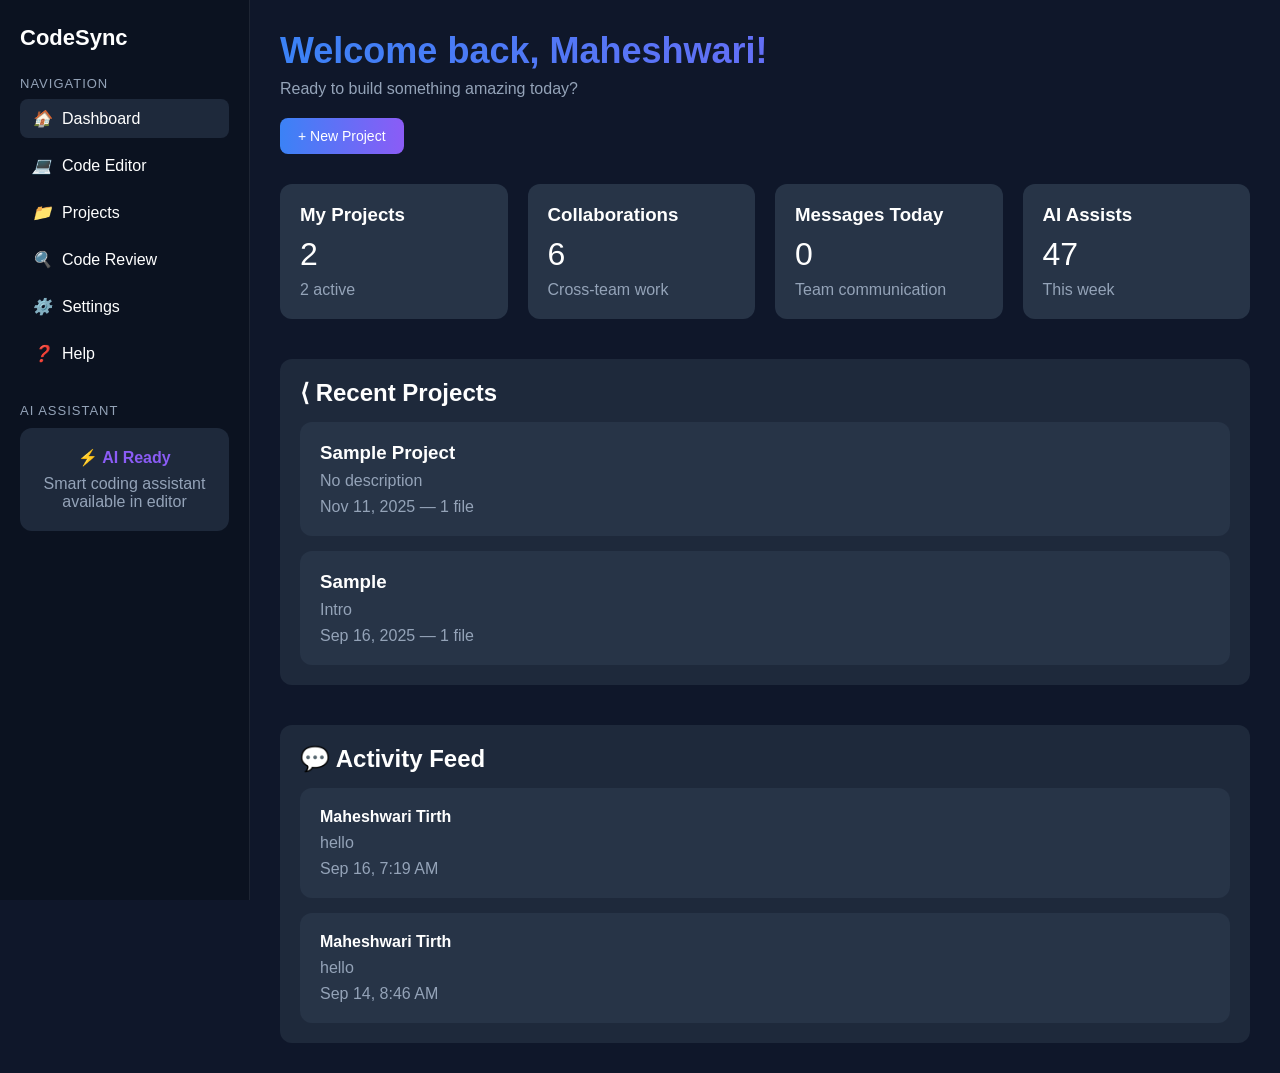
<file: index.html>
<!DOCTYPE html>
<html lang="en">
<head>
    <meta charset="UTF-8" />
    <meta name="viewport" content="width=device-width, initial-scale=1.0">
    <title>CodeSync | Dashboard</title>
    <link rel="stylesheet" href="css/style.css">
</head>

<body>

    <!-- ========== SIDEBAR ========== -->
    <div class="sidebar">
        <h2>CodeSync</h2>
        <p class="nav-section">NAVIGATION</p>

        <a href="index.html" class="nav-link active"><i>🏠</i> Dashboard</a>
        <a href="editor.html" class="nav-link"><i>💻</i> Code Editor</a>
        <a href="projects.html" class="nav-link"><i>📁</i> Projects</a>
        <a href="review.html" class="nav-link"><i>🔍</i> Code Review</a>
        <a href="settings.html" class="nav-link"><i>⚙️</i> Settings</a>
        <a href="help.html" class="nav-link"><i>❓</i> Help</a>

        <p class="nav-section" style="margin-top:30px;">AI ASSISTANT</p>
        <div class="card" style="text-align:center; margin-top:10px;">
            <p style="color:#8b5cf6; font-weight:600;">⚡ AI Ready</p>
            <p class="page-subtitle">Smart coding assistant available in editor</p>
        </div>
    </div>


    <!-- ========== MAIN DASHBOARD ========== -->
    <div class="main">

        <h1 class="page-title">Welcome back, Maheshwari!</h1>
        <p class="page-subtitle">Ready to build something amazing today?</p>

        <!-- New Project Button -->
        <button class="btn btn-primary" style="margin-top:20px;"
                onclick="window.location.href='editor.html'">
            + New Project
        </button>

        <!-- Stats Cards -->
        <div class="stats-grid" style="margin-top:30px;">
            <div class="stats-card">
                <h3>My Projects</h3>
                <p style="font-size:32px; margin-top:10px;">2</p>
                <p class="page-subtitle">2 active</p>
            </div>

            <div class="stats-card">
                <h3>Collaborations</h3>
                <p style="font-size:32px; margin-top:10px;">6</p>
                <p class="page-subtitle">Cross-team work</p>
            </div>

            <div class="stats-card">
                <h3>Messages Today</h3>
                <p style="font-size:32px; margin-top:10px;">0</p>
                <p class="page-subtitle">Team communication</p>
            </div>

            <div class="stats-card">
                <h3>AI Assists</h3>
                <p style="font-size:32px; margin-top:10px;">47</p>
                <p class="page-subtitle">This week</p>
            </div>
        </div>

        <!-- Recent Projects -->
        <div class="card" style="margin-top:40px;">
            <h2 style="margin-bottom:15px;">⟨ Recent Projects</h2>

            <!-- Sample Project Row -->
            <div class="stats-card" style="margin-bottom:15px;">
                <h3>Sample Project</h3>
                <p class="page-subtitle">No description</p>
                <p class="page-subtitle">Nov 11, 2025 — 1 file</p>
            </div>

            <div class="stats-card">
                <h3>Sample</h3>
                <p class="page-subtitle">Intro</p>
                <p class="page-subtitle">Sep 16, 2025 — 1 file</p>
            </div>
        </div>

        <!-- Activity Feed -->
        <div class="card" style="margin-top:40px;">
            <h2 style="margin-bottom:15px;">💬 Activity Feed</h2>

            <div class="stats-card" style="margin-bottom:15px;">
                <strong>Maheshwari Tirth</strong>
                <p class="page-subtitle">hello</p>
                <p class="page-subtitle">Sep 16, 7:19 AM</p>
            </div>

            <div class="stats-card">
                <strong>Maheshwari Tirth</strong>
                <p class="page-subtitle">hello</p>
                <p class="page-subtitle">Sep 14, 8:46 AM</p>
            </div>
        </div>

    </div>

</body>
</html>
</file>
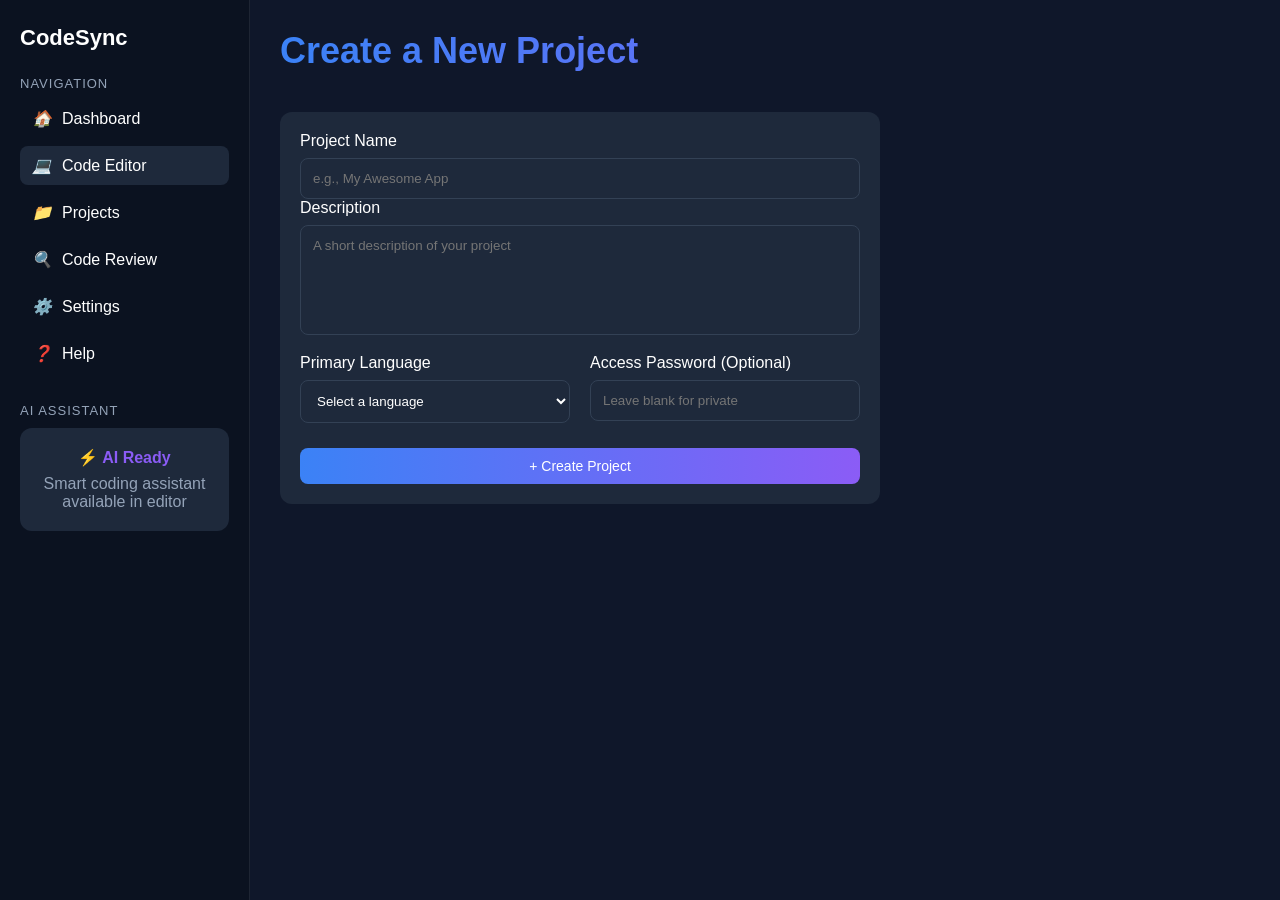
<file: editor.html>
<!DOCTYPE html>
<html lang="en">
<head>
    <meta charset="UTF-8">
    <meta name="viewport" content="width=device-width, initial-scale=1.0">
    <title>CodeSync | Create Project</title>
    <link rel="stylesheet" href="css/style.css">
</head>

<body>

    <!-- ========== SIDEBAR ========== -->
    <div class="sidebar">
        <h2>CodeSync</h2>
        <p class="nav-section">NAVIGATION</p>

        <a href="index.html" class="nav-link"><i>🏠</i> Dashboard</a>
        <a href="editor.html" class="nav-link active"><i>💻</i> Code Editor</a>
        <a href="projects.html" class="nav-link"><i>📁</i> Projects</a>
        <a href="review.html" class="nav-link"><i>🔍</i> Code Review</a>
        <a href="settings.html" class="nav-link"><i>⚙️</i> Settings</a>
        <a href="help.html" class="nav-link"><i>❓</i> Help</a>

        <p class="nav-section" style="margin-top:30px;">AI ASSISTANT</p>
        <div class="card" style="text-align:center; margin-top:10px;">
            <p style="color:#8b5cf6; font-weight:600;">⚡ AI Ready</p>
            <p class="page-subtitle">Smart coding assistant available in editor</p>
        </div>
    </div>

    <!-- ========== MAIN CONTENT ========== -->
    <div class="main">

        <!-- Page Header -->
        <h1 class="page-title">Create a New Project</h1>

        <!-- Form Container -->
        <div class="card" style="width:600px; margin-top:40px;">

            <!-- Project Name -->
            <label>Project Name</label>
            <input type="text" class="input-field" placeholder="e.g., My Awesome App" id="projectName">

            <!-- Description -->
            <label style="margin-top:15px;">Description</label>
            <textarea class="input-area" placeholder="A short description of your project" id="projectDesc"></textarea>

            <!-- Two-column row -->
            <div style="display:flex; gap:20px; margin-top:15px;">

                <!-- Primary Language -->
                <div style="flex:1;">
                    <label>Primary Language</label>
                    <select class="input-field" id="language">
                        <option>Select a language</option>
                        <option>JavaScript</option>
                        <option>Python</option>
                        <option>Java</option>
                        <option>C++</option>
                        <option>HTML</option>
                        <option>CSS</option>
                        <option>React</option>
                    </select>
                </div>

                <!-- Access Password -->
                <div style="flex:1;">
                    <label>Access Password (Optional)</label>
                    <input type="password" class="input-field" placeholder="Leave blank for private" id="password">
                </div>
            </div>

            <!-- Create Button -->
            <button class="btn btn-primary" style="width:100%; margin-top:25px;" onclick="createProject()">
                + Create Project
            </button>
        </div>

    </div>



    <!-- ========== INLINE STYLES FOR INPUTS ========== -->
    <style>
        .input-field {
            width: 100%;
            margin-top: 8px;
            padding: 12px;
            border-radius: 8px;
            border: 1px solid #334155;
            background: #1e293b;
            color: white;
        }

        .input-area {
            width: 100%;
            height: 110px;
            margin-top: 8px;
            padding: 12px;
            border-radius: 8px;
            border: 1px solid #334155;
            background: #1e293b;
            color: white;
            resize: none;
        }

        .input-field:focus,
        .input-area:focus {
            outline: none;
            border-color: #3b82f6;
        }
    </style>


    <!-- ========== BASIC JS FOR DEMO FUNCTIONALITY ========== -->
    <script>
        function createProject() {
            const name = document.getElementById("projectName").value;

            if (!name.trim()) {
                alert("Project name is required.");
                return;
            }

            alert("Project Created Successfully! (Demo Only)");
            window.location.href = "projects.html";
        }
    </script>

</body>
</html>
</file>
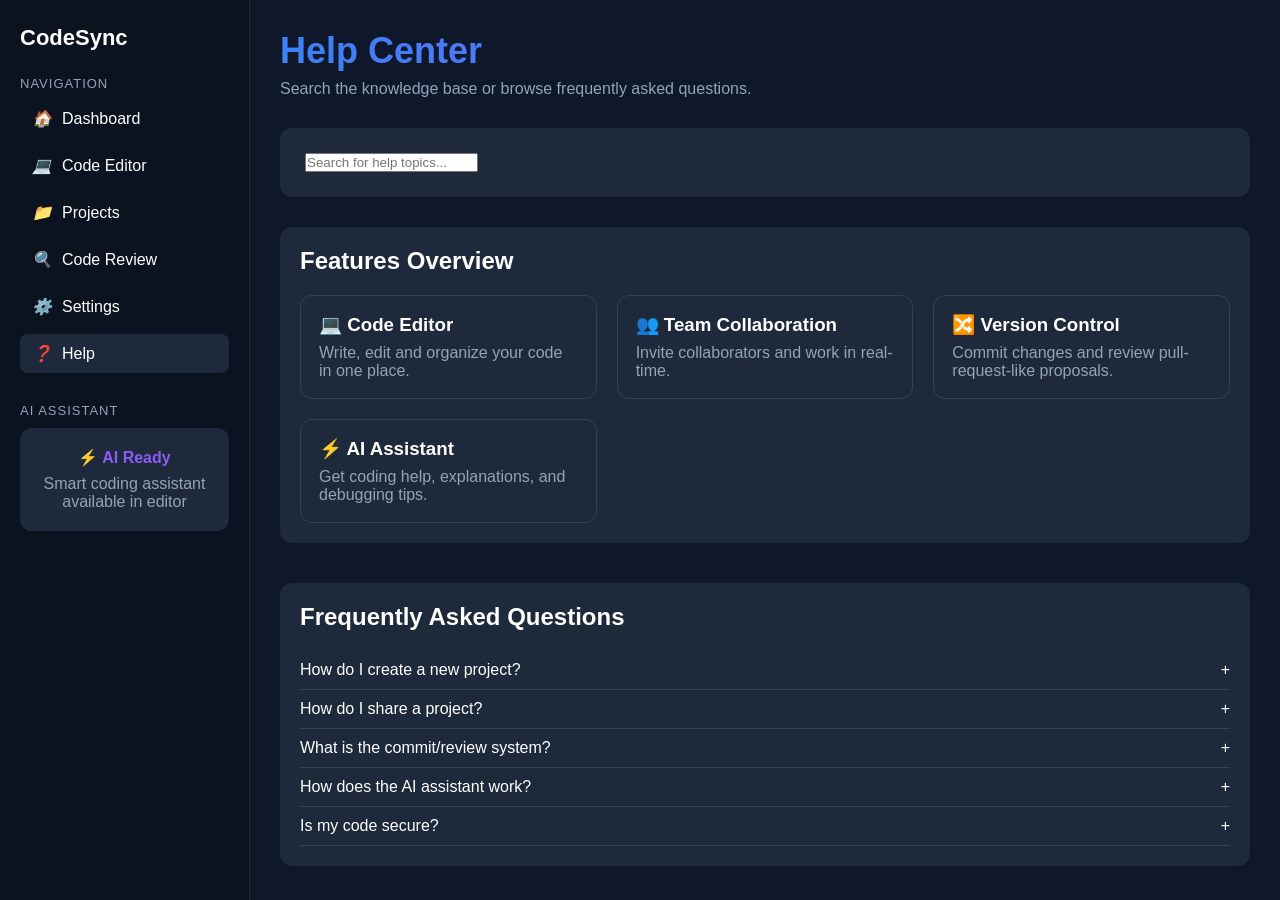
<file: help.html>
<!DOCTYPE html>
<html lang="en">
<head>
    <meta charset="UTF-8" />
    <meta name="viewport" content="width=device-width, initial-scale=1.0">
    <title>CodeSync | Help Center</title>

    <link rel="stylesheet" href="css/style.css">
</head>

<body>

    <!-- ========== SIDEBAR ========== -->
    <div class="sidebar">
        <h2>CodeSync</h2>

        <p class="nav-section">NAVIGATION</p>

        <a href="index.html" class="nav-link"><i>🏠</i> Dashboard</a>
        <a href="editor.html" class="nav-link"><i>💻</i> Code Editor</a>
        <a href="projects.html" class="nav-link"><i>📁</i> Projects</a>
        <a href="review.html" class="nav-link"><i>🔍</i> Code Review</a>
        <a href="settings.html" class="nav-link"><i>⚙️</i> Settings</a>
        <a href="help.html" class="nav-link active"><i>❓</i> Help</a>

        <p class="nav-section" style="margin-top:30px;">AI ASSISTANT</p>
        <div class="card" style="text-align:center; margin-top:10px;">
            <p style="color:#8b5cf6; font-weight:600;">⚡ AI Ready</p>
            <p class="page-subtitle">Smart coding assistant available in editor</p>
        </div>
    </div>


    <!-- ========== MAIN HELP PAGE ========== -->
    <div class="main">

        <h1 class="page-title">Help Center</h1>
        <p class="page-subtitle">Search the knowledge base or browse frequently asked questions.</p>

        <!-- Search Bar -->
        <div class="card" style="margin-top:30px; padding:25px;">
            <input 
                type="text"
                id="searchHelp"
                class="input-field"
                placeholder="Search for help topics..."
                onkeyup="searchFAQ()"
            >
        </div>

        <!-- Help Categories -->
        <div class="card" style="margin-top:30px;">
            <h2 style="margin-bottom:20px;">Features Overview</h2>

            <div class="help-grid">

                <div class="help-box">
                    <h3>💻 Code Editor</h3>
                    <p class="page-subtitle">Write, edit and organize your code in one place.</p>
                </div>

                <div class="help-box">
                    <h3>👥 Team Collaboration</h3>
                    <p class="page-subtitle">Invite collaborators and work in real-time.</p>
                </div>

                <div class="help-box">
                    <h3>🔀 Version Control</h3>
                    <p class="page-subtitle">Commit changes and review pull-request-like proposals.</p>
                </div>

                <div class="help-box">
                    <h3>⚡ AI Assistant</h3>
                    <p class="page-subtitle">Get coding help, explanations, and debugging tips.</p>
                </div>

            </div>
        </div>

        <!-- FAQ SECTION -->
        <div class="card" style="margin-top:40px;">
            <h2 style="margin-bottom:20px;">Frequently Asked Questions</h2>

            <div id="faqContainer">

                <!-- FAQ ITEM -->
                <div class="faq-item">
                    <div class="faq-question" onclick="toggleFAQ(1)">
                        <span>How do I create a new project?</span>
                        <span id="icon1">+</span>
                    </div>
                    <div class="faq-answer" id="answer1">
                        Click on “New Project” from the dashboard or editor, choose the language, and enter the details.
                    </div>
                </div>

                <div class="faq-item">
                    <div class="faq-question" onclick="toggleFAQ(2)">
                        <span>How do I share a project?</span>
                        <span id="icon2">+</span>
                    </div>
                    <div class="faq-answer" id="answer2">
                        Go to the Projects page → click the share icon → share ID + password or invite via email.
                    </div>
                </div>

                <div class="faq-item">
                    <div class="faq-question" onclick="toggleFAQ(3)">
                        <span>What is the commit/review system?</span>
                        <span id="icon3">+</span>
                    </div>
                    <div class="faq-answer" id="answer3">
                        Owners commit directly. Collaborators propose changes. Owners approve/reject in Code Review page.
                    </div>
                </div>

                <div class="faq-item">
                    <div class="faq-question" onclick="toggleFAQ(4)">
                        <span>How does the AI assistant work?</span>
                        <span id="icon4">+</span>
                    </div>
                    <div class="faq-answer" id="answer4">
                        Click the AI icon in the editor panel, describe your issue, and receive suggestions or fixes.
                    </div>
                </div>

                <div class="faq-item">
                    <div class="faq-question" onclick="toggleFAQ(5)">
                        <span>Is my code secure?</span>
                        <span id="icon5">+</span>
                    </div>
                    <div class="faq-answer" id="answer5">
                        Yes — projects are private by default and all activities are logged for security.
                    </div>
                </div>

            </div>

        </div>

    </div>



    <!-- ========== INLINE JS FOR FAQs ========== -->
    <script>
        function toggleFAQ(id) {
            const ans = document.getElementById("answer" + id);
            const icon = document.getElementById("icon" + id);

            if (ans.style.display === "block") {
                ans.style.display = "none";
                icon.innerText = "+";
            } else {
                ans.style.display = "block";
                icon.innerText = "-";
            }
        }

        function searchFAQ() {
            const query = document.getElementById("searchHelp").value.toLowerCase();
            const items = document.querySelectorAll(".faq-item");

            items.forEach(item => {
                const text = item.innerText.toLowerCase();
                item.style.display = text.includes(query) ? "block" : "none";
            });
        }
    </script>



    <!-- ========== INLINE CSS FOR HELP PAGE ========== -->
    <style>
        .help-grid {
            display: grid;
            grid-template-columns: repeat(auto-fill, minmax(240px, 1fr));
            gap: 20px;
        }

        .help-box {
            background: #1e293b;
            border: 1px solid #334155;
            padding: 18px;
            border-radius: 12px;
        }

        .faq-item {
            border-bottom: 1px solid #334155;
            padding: 10px 0;
        }

        .faq-question {
            cursor: pointer;
            display: flex;
            justify-content: space-between;
            font-size: 16px;
        }

        .faq-answer {
            display: none;
            margin-top: 10px;
            color: #94a3b8;
            line-height: 1.4;
        }
    </style>

</body>
</html>
</file>
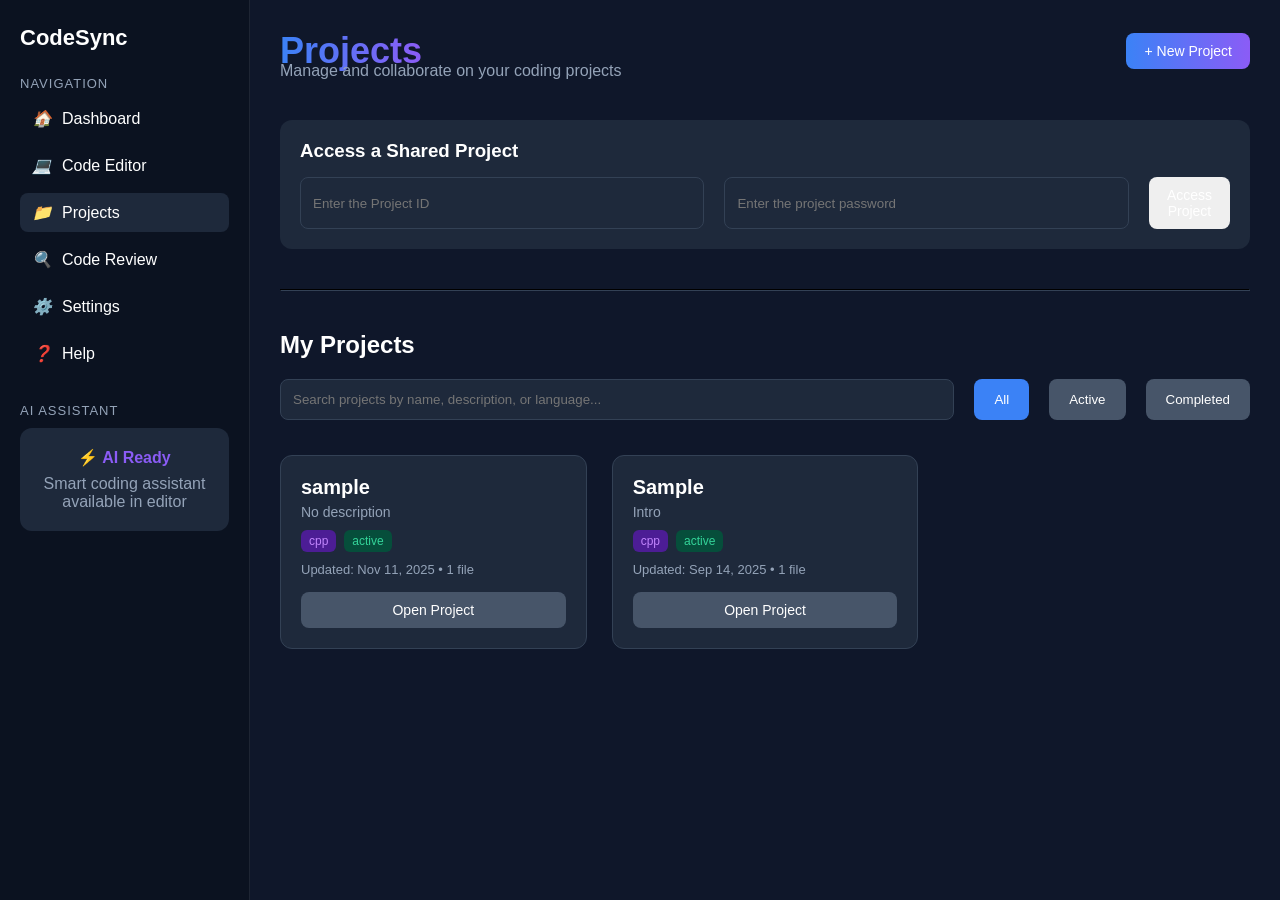
<file: projects.html>
<!DOCTYPE html>
<html lang="en">
<head>
    <meta charset="UTF-8">
    <meta name="viewport" content="width=device-width, initial-scale=1.0">
    <title>CodeSync | Projects</title>

    <link rel="stylesheet" href="css/style.css">
</head>

<body>

    <!-- ========== SIDEBAR ========== -->
    <div class="sidebar">
        <h2>CodeSync</h2>
        <p class="nav-section">NAVIGATION</p>

        <a href="index.html" class="nav-link"><i>🏠</i> Dashboard</a>
        <a href="editor.html" class="nav-link"><i>💻</i> Code Editor</a>
        <a href="projects.html" class="nav-link active"><i>📁</i> Projects</a>
        <a href="review.html" class="nav-link"><i>🔍</i> Code Review</a>
        <a href="settings.html" class="nav-link"><i>⚙️</i> Settings</a>
        <a href="help.html" class="nav-link"><i>❓</i> Help</a>

        <p class="nav-section" style="margin-top:30px;">AI ASSISTANT</p>
        <div class="card" style="text-align:center; margin-top:10px;">
            <p style="color:#8b5cf6; font-weight:600;">⚡ AI Ready</p>
            <p class="page-subtitle">Smart coding assistant available in editor</p>
        </div>
    </div>


    <!-- ========== MAIN AREA ========== -->
    <div class="main">

        <div style="display:flex; justify-content:space-between; align-items:center;">
            <h1 class="page-title">Projects</h1>
            <button class="btn btn-primary" onclick="window.location.href='editor.html'">+ New Project</button>
        </div>

        <p class="page-subtitle" style="margin-top:-10px;">
            Manage and collaborate on your coding projects
        </p>

        <!-- ========== ACCESS SHARED PROJECT ========== -->
        <div class="card" style="margin-top:40px;">
            <h3 class="section-title">Access a Shared Project</h3>

            <div style="display:flex; gap:20px; margin-top:15px;">
                <input type="text" id="sharedId" class="input-field" placeholder="Enter the Project ID">
                <input type="password" id="sharedPass" class="input-field" placeholder="Enter the project password">

                <button class="btn btn-success" onclick="accessShared()">Access Project</button>
            </div>
        </div>

        <hr style="border-color:#334155; margin:40px 0;">

        <!-- ========== MY PROJECTS TITLE ========== -->
        <h2 class="section-title">My Projects</h2>

        <!-- SEARCH + FILTERS -->
        <div style="display:flex; gap:20px; margin-top:20px;">
            <input 
                type="text" 
                id="projectSearch" 
                class="input-field"
                placeholder="Search projects by name, description, or language..."
                style="flex:1;"
                onkeyup="filterProjects()"
            >

            <button class="filter-btn active" onclick="setFilter('all')">All</button>
            <button class="filter-btn" onclick="setFilter('active')">Active</button>
            <button class="filter-btn" onclick="setFilter('completed')">Completed</button>
        </div>


        <!-- ========== PROJECTS GRID ========== -->
        <div id="projectGrid" class="project-grid">

            <!-- Project Card Template (You can add more later) -->

            <div class="project-card" data-status="active" data-name="sample cpp" data-lang="cpp">
                <h3 class="project-title">sample</h3>
                <p class="project-desc">No description</p>

                <div class="badge-row">
                    <span class="badge badge-lang bg-purple">cpp</span>
                    <span class="badge badge-status active">active</span>
                </div>

                <p class="project-info">Updated: Nov 11, 2025 • 1 file</p>

                <button class="btn btn-secondary" style="width:100%;">Open Project</button>
            </div>


            <div class="project-card" data-status="active" data-name="Sample cpp" data-lang="cpp">
                <h3 class="project-title">Sample</h3>
                <p class="project-desc">Intro</p>

                <div class="badge-row">
                    <span class="badge badge-lang bg-purple">cpp</span>
                    <span class="badge badge-status active">active</span>
                </div>

                <p class="project-info">Updated: Sep 14, 2025 • 1 file</p>

                <button class="btn btn-secondary" style="width:100%;">Open Project</button>
            </div>

            <!-- Add more blocks as needed -->

        </div>

    </div>




    <!-- ========== FILTER + SEARCH SCRIPT ========== -->
    <script>
        let projectFilter = "all";

        function setFilter(f) {
            projectFilter = f;

            // update button UI
            document.querySelectorAll(".filter-btn").forEach(btn => btn.classList.remove("active"));
            document.querySelector(`.filter-btn[onclick="setFilter('${f}')"]`).classList.add("active");

            filterProjects();
        }

        function filterProjects() {
            const search = document.getElementById("projectSearch").value.toLowerCase();
            const cards = document.querySelectorAll(".project-card");

            cards.forEach(card => {
                const name = card.dataset.name.toLowerCase();
                const lang = card.dataset.lang.toLowerCase();
                const status = card.dataset.status;

                const matchesSearch = name.includes(search) || lang.includes(search);
                const matchesFilter = projectFilter === "all" || status === projectFilter;

                card.style.display = matchesSearch && matchesFilter ? "block" : "none";
            });
        }

        function accessShared() {
            const id = document.getElementById("sharedId").value;
            if (!id.trim()) {
                alert("Enter a valid project ID.");
                return;
            }

            alert("Access requested (Demo only)");
        }
    </script>


    <!-- ========== INLINE STYLES (for form inputs and project cards) ========== -->
    <style>
        .input-field {
            width: 100%;
            padding: 12px;
            background: #1e293b;
            border: 1px solid #334155;
            border-radius: 8px;
            color: white;
        }
        .input-field:focus {
            border-color: #3b82f6;
            outline: none;
        }

        .project-grid {
            display: grid;
            grid-template-columns: repeat(auto-fill, minmax(260px, 1fr));
            gap: 25px;
            margin-top: 35px;
        }

        .project-card {
            background: #1e293b;
            border: 1px solid #334155;
            padding: 20px;
            border-radius: 12px;
            transition: 0.2s;
        }

        .project-card:hover {
            background: #243447;
            border-color: #3b82f6;
        }

        .project-title {
            font-size: 20px;
            font-weight: 600;
            margin-bottom: 5px;
        }

        .project-desc {
            font-size: 14px;
            color: #94a3b8;
        }

        .btn-secondary {
            background: #475569;
            color: white;
            padding: 10px;
            border-radius: 8px;
            border: none;
            cursor: pointer;
        }

        .filter-btn {
            padding: 10px 20px;
            background: #475569;
            border-radius: 8px;
            border: none;
            color: white;
            cursor: pointer;
        }

        .filter-btn.active {
            background: #3b82f6;
        }

        .badge {
            padding: 4px 8px;
            border-radius: 6px;
            font-size: 12px;
        }

        .badge-row {
            display: flex;
            gap: 8px;
            margin: 10px 0;
        }

        .badge-lang.bg-purple {
            background: #4c1d95;
            color: #c084fc;
        }

        .badge-status.active {
            background: #064e3b;
            color: #34d399;
        }

        .project-info {
            color: #94a3b8;
            font-size: 13px;
            margin-bottom: 15px;
        }
    </style>

</body>
</html>
</file>
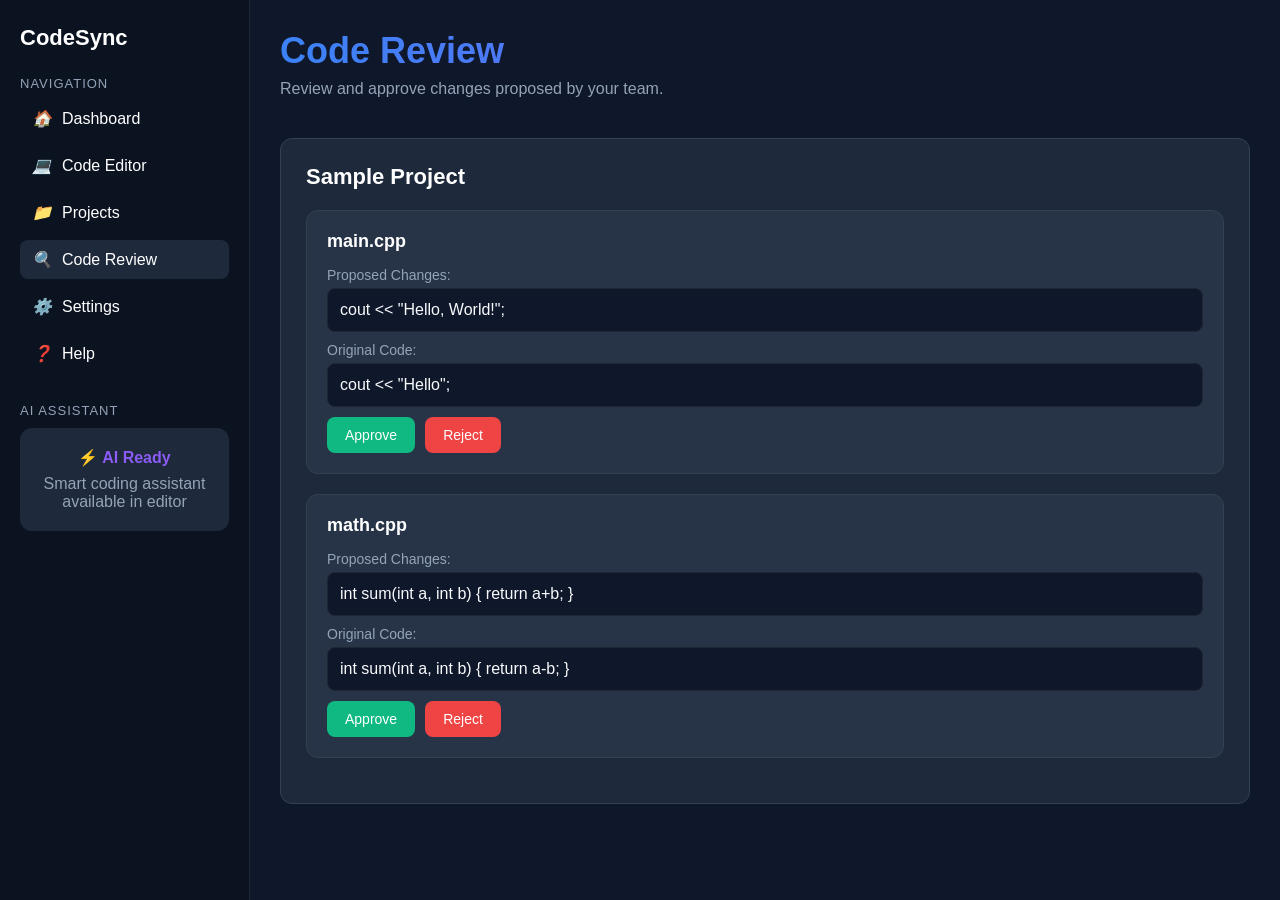
<file: review.html>
<!DOCTYPE html>
<html lang="en">
<head>
    <meta charset="UTF-8">
    <meta name="viewport" content="width=device-width, initial-scale=1.0">
    <title>CodeSync | Code Review</title>

    <link rel="stylesheet" href="css/style.css">
</head>

<body>

    <!-- ========== SIDEBAR ========== -->
    <div class="sidebar">
        <h2>CodeSync</h2>
        <p class="nav-section">NAVIGATION</p>

        <a href="index.html" class="nav-link"><i>🏠</i> Dashboard</a>
        <a href="editor.html" class="nav-link"><i>💻</i> Code Editor</a>
        <a href="projects.html" class="nav-link"><i>📁</i> Projects</a>
        <a href="review.html" class="nav-link active"><i>🔍</i> Code Review</a>
        <a href="settings.html" class="nav-link"><i>⚙️</i> Settings</a>
        <a href="help.html" class="nav-link"><i>❓</i> Help</a>

        <p class="nav-section" style="margin-top:30px;">AI ASSISTANT</p>
        <div class="card" style="text-align:center; margin-top:10px;">
            <p style="color:#8b5cf6; font-weight:600;">⚡ AI Ready</p>
            <p class="page-subtitle">Smart coding assistant available in editor</p>
        </div>
    </div>


    <!-- ========== MAIN AREA ========== -->
    <div class="main">

        <h1 class="page-title">Code Review</h1>
        <p class="page-subtitle">Review and approve changes proposed by your team.</p>

        <!-- If no commits -->
        <div id="emptyBox" class="card" style="margin-top:30px; display:none;">
            <div style="text-align:center; padding:30px;">
                <h3 style="margin-bottom:10px;">All Caught Up!</h3>
                <p class="page-subtitle">There are no pending code reviews.</p>
            </div>
        </div>

        <!-- Commits Container -->
        <div id="commitContainer" class="review-container">

            <!-- PROJECT GROUP -->
            <div class="review-project-card">
                <h2 class="review-project-title">Sample Project</h2>

                <!-- COMMIT PREVIEW -->
                <div class="commit-card">
                    <h3 class="commit-title">main.cpp</h3>

                    <p class="tag">Proposed Changes:</p>
                    <pre class="code-block">cout &lt;&lt; "Hello, World!";</pre>

                    <p class="tag">Original Code:</p>
                    <pre class="code-block">cout &lt;&lt; "Hello";</pre>

                    <div style="display:flex; gap:10px; margin-top:10px;">
                        <button class="btn btn-success" onclick="approve(this)">Approve</button>
                        <button class="btn btn-danger" onclick="reject(this)">Reject</button>
                    </div>
                </div>

                <!-- Another commit example -->
                <div class="commit-card">
                    <h3 class="commit-title">math.cpp</h3>

                    <p class="tag">Proposed Changes:</p>
                    <pre class="code-block">int sum(int a, int b) { return a+b; }</pre>

                    <p class="tag">Original Code:</p>
                    <pre class="code-block">int sum(int a, int b) { return a-b; }</pre>

                    <div style="display:flex; gap:10px; margin-top:10px;">
                        <button class="btn btn-success" onclick="approve(this)">Approve</button>
                        <button class="btn btn-danger" onclick="reject(this)">Reject</button>
                    </div>
                </div>

            </div>

        </div>

    </div>



    <!-- ========== JS HANDLERS ========== -->
    <script>
        function approve(btn) {
            btn.closest(".commit-card").remove();
            checkEmpty();
            alert("Commit approved (Demo only)");
        }

        function reject(btn) {
            btn.closest(".commit-card").remove();
            checkEmpty();
            alert("Commit rejected (Demo only)");
        }

        function checkEmpty() {
            const commits = document.querySelectorAll(".commit-card").length;
            if (commits === 0) {
                document.getElementById("commitContainer").style.display = "none";
                document.getElementById("emptyBox").style.display = "block";
            }
        }
    </script>




    <!-- INLINE STYLES FOR REVIEW PAGE -->
    <style>
        .review-container {
            margin-top: 40px;
        }

        .review-project-card {
            background: #1e293b;
            border: 1px solid #334155;
            padding: 25px;
            border-radius: 12px;
            margin-bottom: 30px;
        }

        .review-project-title {
            font-size: 22px;
            margin-bottom: 20px;
            font-weight: 700;
        }

        .commit-card {
            border: 1px solid #334155;
            padding: 20px;
            border-radius: 12px;
            margin-bottom: 20px;
            background: #273447;
        }

        .commit-title {
            font-size: 18px;
            font-weight: 600;
            margin-bottom: 15px;
        }

        .tag {
            color: #94a3b8;
            margin-top: 10px;
            margin-bottom: 5px;
            font-size: 14px;
        }

        .code-block {
            background: #0f172a;
            padding: 12px;
            border-radius: 8px;
            overflow-x: auto;
            border: 1px solid #1e2533;
            color: #f8fafc;
        }

        .btn-success {
            background: #10b981;
        }

        .btn-danger {
            background: #ef4444;
        }
    </style>

</body>
</html>
</file>
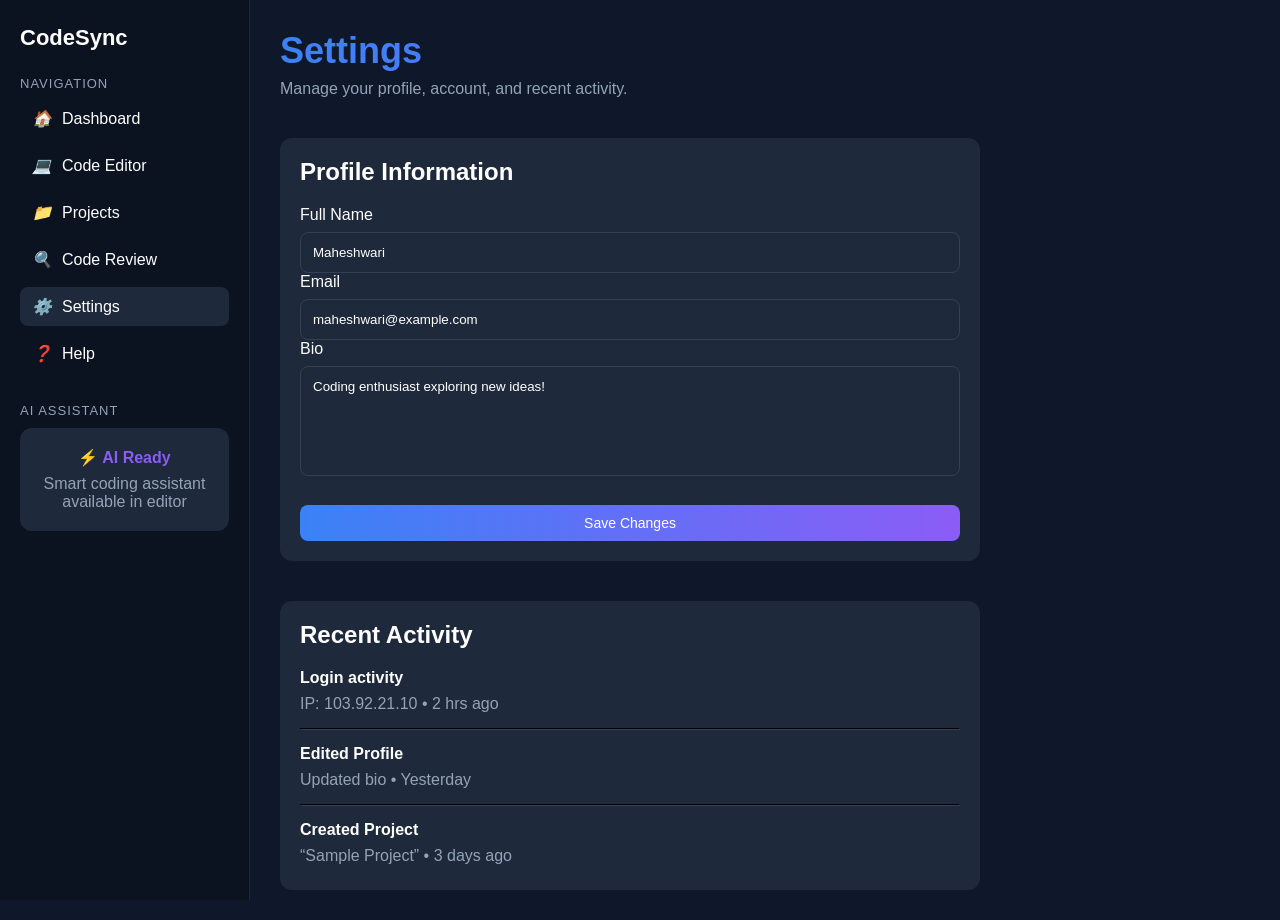
<file: settings.html>
<!DOCTYPE html>
<html lang="en">
<head>
    <meta charset="UTF-8" />
    <meta name="viewport" content="width=device-width, initial-scale=1.0">
    <title>CodeSync | Settings</title>

    <link rel="stylesheet" href="css/style.css">
</head>

<body>

    <!-- ========== SIDEBAR ========== -->
    <div class="sidebar">
        <h2>CodeSync</h2>

        <p class="nav-section">NAVIGATION</p>

        <a href="index.html" class="nav-link"><i>🏠</i> Dashboard</a>
        <a href="editor.html" class="nav-link"><i>💻</i> Code Editor</a>
        <a href="projects.html" class="nav-link"><i>📁</i> Projects</a>
        <a href="review.html" class="nav-link"><i>🔍</i> Code Review</a>
        <a href="settings.html" class="nav-link active"><i>⚙️</i> Settings</a>
        <a href="help.html" class="nav-link"><i>❓</i> Help</a>

        <p class="nav-section" style="margin-top:30px;">AI ASSISTANT</p>
        <div class="card" style="text-align:center; margin-top:10px;">
            <p style="color:#8b5cf6; font-weight:600;">⚡ AI Ready</p>
            <p class="page-subtitle">Smart coding assistant available in editor</p>
        </div>
    </div>


    <!-- ========== MAIN SETTINGS PAGE ========== -->
    <div class="main">

        <h1 class="page-title">Settings</h1>
        <p class="page-subtitle">Manage your profile, account, and recent activity.</p>

        <!-- SETTINGS CARD -->
        <div class="card" style="margin-top:40px; max-width:700px;">

            <h2 style="margin-bottom:20px;">Profile Information</h2>

            <!-- Full Name -->
            <label>Full Name</label>
            <input class="input-field" type="text" placeholder="Enter your name" id="fullName" value="Maheshwari">

            <!-- Email -->
            <label style="margin-top:15px;">Email</label>
            <input class="input-field" type="text" value="maheshwari@example.com" disabled>

            <!-- Bio -->
            <label style="margin-top:15px;">Bio</label>
            <textarea class="input-area" placeholder="Write something about yourself..." id="bio">Coding enthusiast exploring new ideas!</textarea>

            <!-- Save Button -->
            <button class="btn btn-primary" style="margin-top:25px; width:100%;" onclick="saveProfile()">
                Save Changes
            </button>
        </div>


        <!-- ACTIVITY LOG -->
        <div class="card" style="margin-top:40px; max-width:700px;">
            <h2 style="margin-bottom:20px;">Recent Activity</h2>

            <div class="activity-item">
                <p><strong>Login activity</strong></p>
                <p class="page-subtitle">IP: 103.92.21.10 • 2 hrs ago</p>
            </div>

            <hr style="border-color:#334155; margin:15px 0;">

            <div class="activity-item">
                <p><strong>Edited Profile</strong></p>
                <p class="page-subtitle">Updated bio • Yesterday</p>
            </div>

            <hr style="border-color:#334155; margin:15px 0;">

            <div class="activity-item">
                <p><strong>Created Project</strong></p>
                <p class="page-subtitle">“Sample Project” • 3 days ago</p>
            </div>

        </div>

    </div>



    <!-- ========== INLINE JS (DEMO-ONLY) ========== -->
    <script>
        function saveProfile() {
            alert("Profile updated successfully! (Demo Only)");
        }
    </script>


    <!-- INLINE CSS FOR SETTINGS -->
    <style>
        .input-field {
            width: 100%;
            padding: 12px;
            background: #1e293b;
            border: 1px solid #334155;
            border-radius: 8px;
            color: white;
            margin-top: 8px;
        }

        .input-area {
            width: 100%;
            height: 110px;
            margin-top: 8px;
            padding: 12px;
            border-radius: 8px;
            border: 1px solid #334155;
            background: #1e293b;
            color: white;
            resize: none;
        }

        .input-field:focus, .input-area:focus {
            outline: none;
            border-color: #3b82f6;
        }

        .activity-item p {
            margin-bottom: 5px;
        }
    </style>

</body>
</html>
</file>
<file: css/style.css>
/* --------------------
   GLOBAL COLOR PALETTE
-----------------------*/
:root {
    --bg-dark: #0f172a;
    --bg-darker: #0b1220;
    --bg-card: #1e293b;
    --bg-card-light: #273447;
    --text-white: #ffffff;
    --text-gray: #94a3b8;
    --accent-blue: #3b82f6;
    --accent-purple: #8b5cf6;
    --accent-green: #10b981;
    --accent-red: #ef4444;
    --accent-yellow: #facc15;
}

/* Reset */
* {
    margin: 0;
    padding: 0;
    box-sizing: border-box;
    font-family: "Inter", sans-serif;
}

body {
    background: var(--bg-dark);
    color: var(--text-white);
    display: flex;
}

/* --------------------
   SIDEBAR
-----------------------*/
.sidebar {
    width: 250px;
    height: 100vh;
    background: var(--bg-darker);
    padding: 25px 20px;
    display: flex;
    flex-direction: column;
    border-right: 1px solid #1e2533;
    position: fixed;
}

.sidebar h2 {
    font-size: 22px;
    margin-bottom: 5px;
    font-weight: 700;
}

.nav-section {
    margin-top: 20px;
    color: var(--text-gray);
    font-size: 13px;
    letter-spacing: 1px;
}

.nav-link {
    display: flex;
    align-items: center;
    padding: 10px 12px;
    margin-top: 8px;
    border-radius: 8px;
    text-decoration: none;
    color: var(--text-white);
    transition: 0.2s ease;
}

.nav-link:hover,
.nav-link.active {
    background: #1e293b;
}

.nav-link i {
    margin-right: 10px;
}

/* --------------------
   MAIN CONTENT WRAPPER
-----------------------*/
.main {
    margin-left: 250px;
    padding: 30px;
    width: calc(100% - 250px);
}

/* Page Title */
.page-title {
    font-size: 36px;
    font-weight: 700;
    background: linear-gradient(to right, var(--accent-blue), var(--accent-purple));
    -webkit-background-clip: text;
    color: transparent;
}

.page-subtitle {
    color: var(--text-gray);
    margin-top: 8px;
}

/* --------------------
   CARDS
-----------------------*/
.card {
    background: var(--bg-card);
    border-radius: 12px;
    padding: 20px;
    margin-top: 20px;
}

.stats-grid {
    display: grid;
    grid-template-columns: repeat(4, 1fr);
    gap: 20px;
}

.stats-card {
    background: var(--bg-card-light);
    padding: 20px;
    border-radius: 12px;
}

/* --------------------
   BUTTONS
-----------------------*/
.btn {
    padding: 10px 18px;
    border-radius: 8px;
    border: none;
    cursor: pointer;
    color: white;
    font-size: 14px;
    transition: 0.2s ease;
}

.btn-primary {
    background: linear-gradient(to right, var(--accent-blue), var(--accent-purple));
}

.btn-primary:hover {
    opacity: 0.9;
}

/* Lists, grids, etc will be added per page */
/* Toast Notification */
.toast {
    position: fixed;
    bottom: 30px;
    right: 30px;
    background: #1e293b;
    color: white;
    padding: 12px 20px;
    border-radius: 8px;
    border: 1px solid #334155;
    opacity: 1;
    transition: opacity 0.5s ease;
}
</file>
